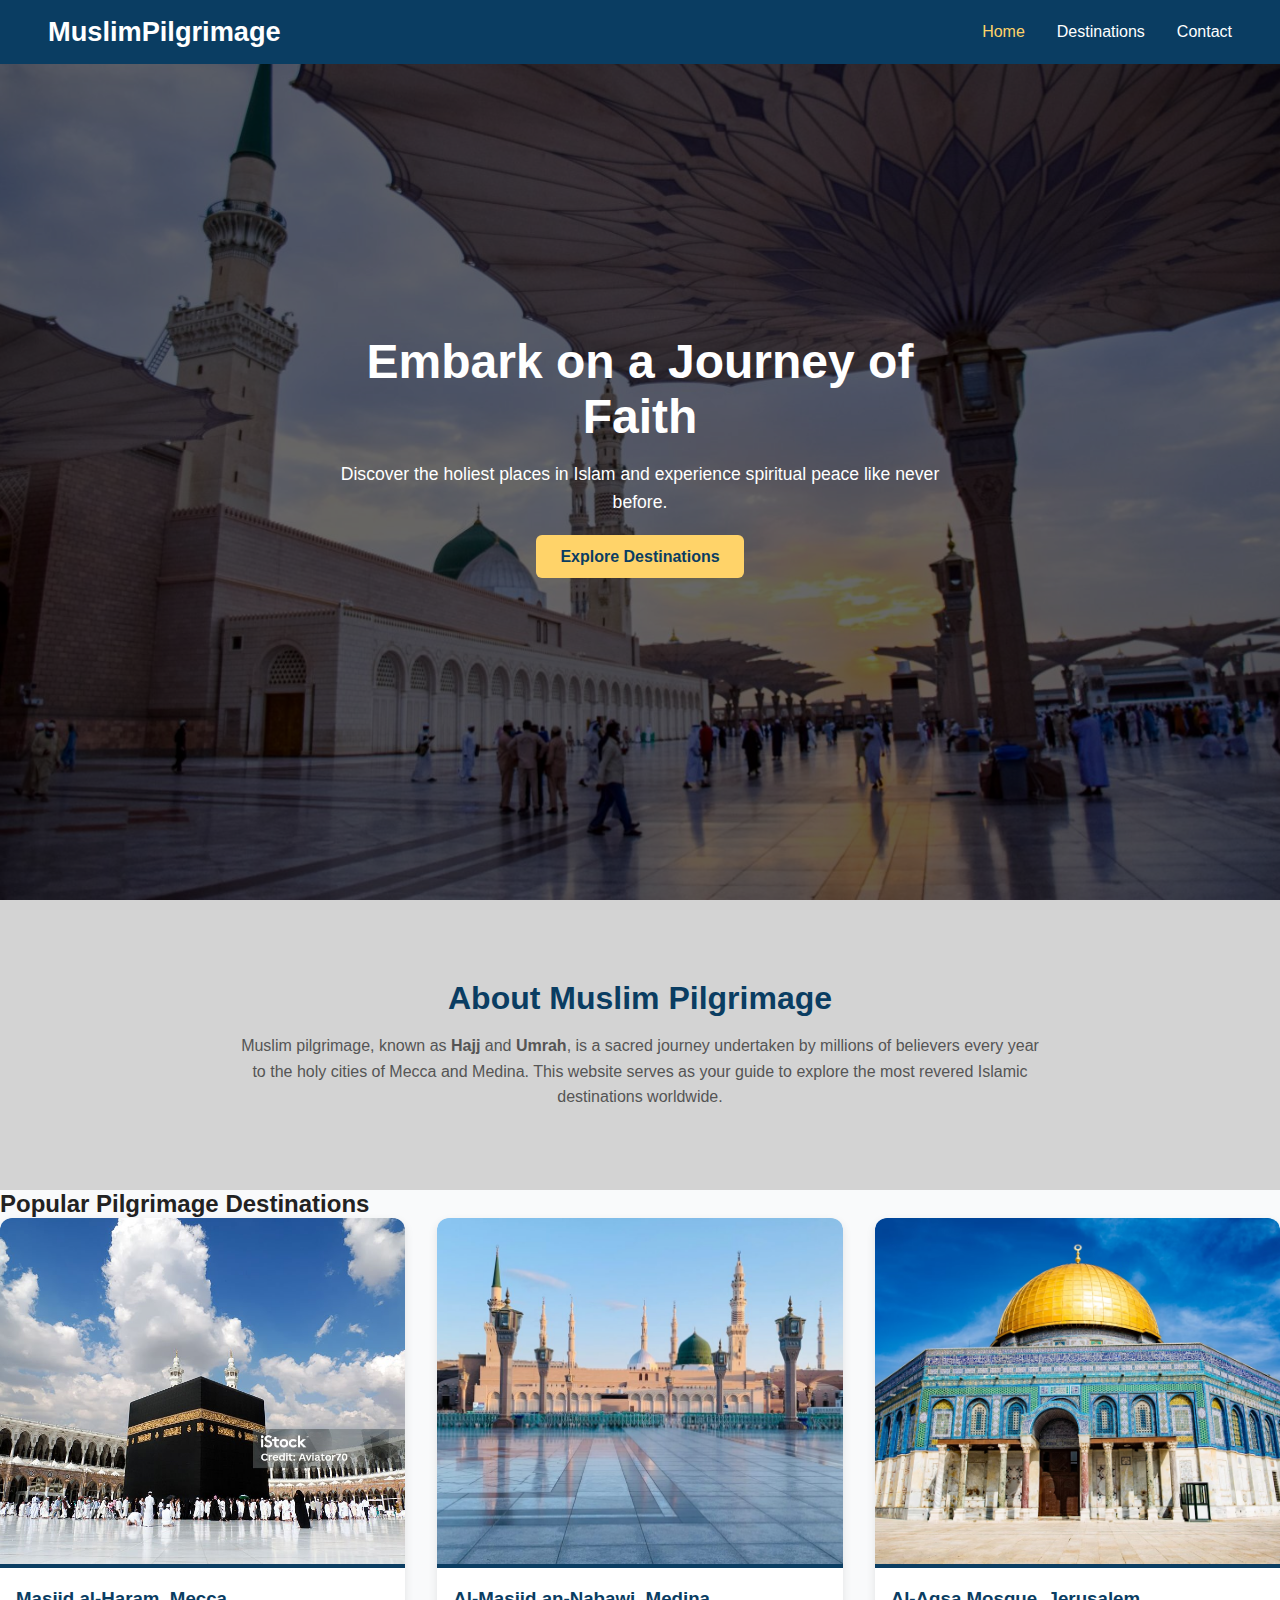
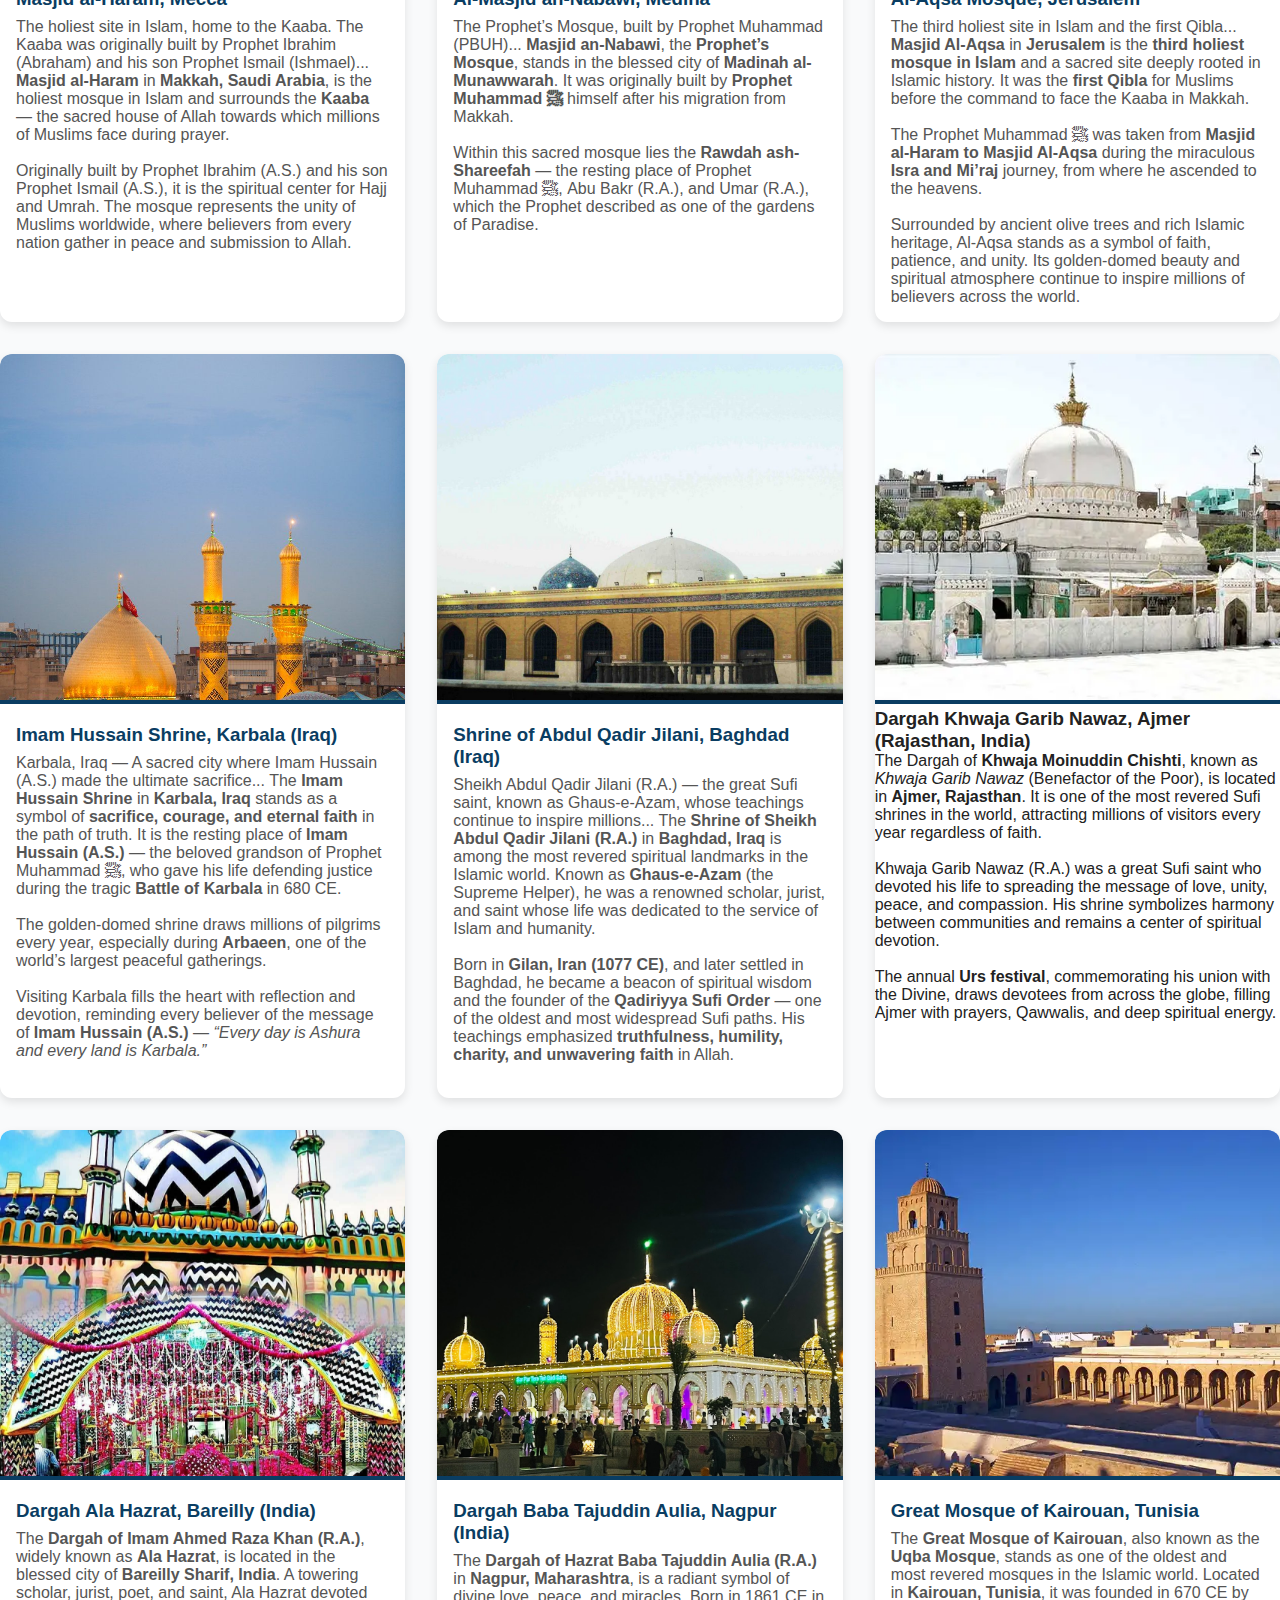
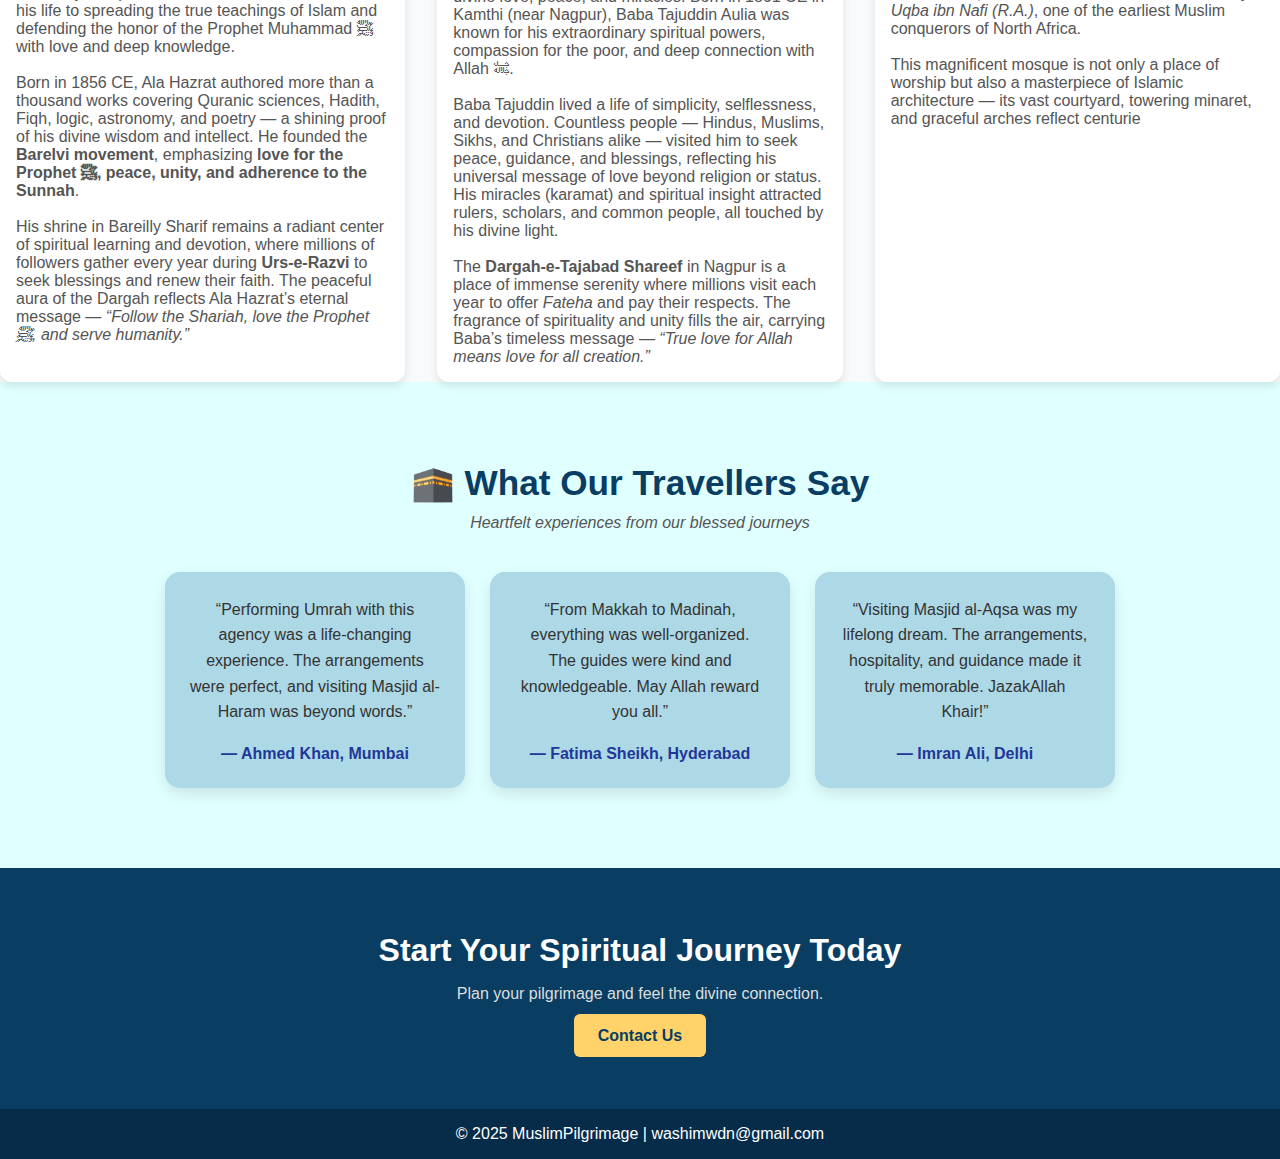
<file: index.html>
<!DOCTYPE html>
<html lang="en">
<head>
  <meta charset="UTF-8" />
  <meta name="viewport" content="width=device-width, initial-scale=1.0" />
  <title>Muslim Pilgrimage | Explore the Sacred Journey</title>
  <link rel="stylesheet" href="index.css" />
</head>
<body>

  <!-- ===== NAVBAR ===== -->
  <header>
    <nav class="navbar">
      <div class="logo">MuslimPilgrimage</div>
      <ul class="nav-links">
        <li><a href="index.html" class="active">Home</a></li>
        <li><a href="destination.html">Destinations</a></li>
        <li><a href="contact.html">Contact</a></li>
      </ul>
    </nav>
  </header>

  <!-- ===== HERO SECTION ===== -->
  <section class="hero">
    <div class="overlay"></div>
    <div class="hero-content">
      <h1>Embark on a Journey of Faith</h1>
      <p>Discover the holiest places in Islam and experience spiritual peace like never before.</p>
      <a href="destination.html" class="btn">Explore Destinations</a>
      

    </div>
  </section>

  <!-- ===== ABOUT SECTION ===== -->
  <section class="about">
    <div class="about-content">
      <h2>About Muslim Pilgrimage</h2>
      <p>
        Muslim pilgrimage, known as <strong>Hajj</strong> and <strong>Umrah</strong>, 
        is a sacred journey undertaken by millions of believers every year to the holy cities of Mecca and Medina. 
        This website serves as your guide to explore the most revered Islamic destinations worldwide.
      </p>
    </div>
  </section>

  <!-- ===== POPULAR DESTINATIONS ===== -->
  
<section class="home-gallery">
  <h2>Popular Pilgrimage Destinations</h2>
  <div class="dest-grid">
    
    <div class="card">
      <img src="images/Masjid al haram.jpg" alt="Masjid-Al-Haram">
      <div class="card-content">
        <h3>Masjid al-Haram, Mecca</h3>
        <p>The holiest site in Islam, home to the Kaaba. The Kaaba was originally built by Prophet Ibrahim (Abraham) and his son Prophet Ismail (Ishmael)...
          <strong>Masjid al-Haram</strong> in <strong>Makkah, Saudi Arabia</strong>, is the holiest mosque in Islam and surrounds the 
      <strong>Kaaba</strong> — the sacred house of Allah towards which millions of Muslims face during prayer.  
      <br><br>
      Originally built by Prophet Ibrahim (A.S.) and his son Prophet Ismail (A.S.), it is the spiritual center for Hajj and Umrah.  
      The mosque represents the unity of Muslims worldwide, where believers from every nation gather in peace and submission to Allah.  
      <br><br>
        </p>
      </div>
    </div>

    <div class="card">
      <img src="images/Masjid-an-Nabawi.jpg" alt="Masjid An-Nabawi">
      <div class="card-content">
        <h3>Al-Masjid an-Nabawi, Medina</h3>
        <p>The Prophet’s Mosque, built by Prophet Muhammad (PBUH)...
          <strong>Masjid an-Nabawi</strong>, the <strong>Prophet’s Mosque</strong>, stands in the blessed city of <strong>Madinah al-Munawwarah</strong>.  
      It was originally built by <strong>Prophet Muhammad ﷺ</strong> himself after his migration from Makkah.  
      <br><br>
      Within this sacred mosque lies the <strong>Rawdah ash-Shareefah</strong> — the resting place of Prophet Muhammad ﷺ, 
      Abu Bakr (R.A.), and Umar (R.A.), which the Prophet described as one of the gardens of Paradise.  
        </p>
      </div>
    </div>

    <div class="card">
      <img src="images/Masjid-Al-Aqsa.avif" alt="Masjid-Al-Aqsa">
      <div class="card-content">
        <h3>Al-Aqsa Mosque, Jerusalem</h3>
        <p>The third holiest site in Islam and the first Qibla...
          <strong>Masjid Al-Aqsa</strong> in <strong>Jerusalem</strong> is the <strong>third holiest mosque in Islam</strong> 
      and a sacred site deeply rooted in Islamic history.  
      It was the <strong>first Qibla</strong> for Muslims before the command to face the Kaaba in Makkah.  
      <br><br>
      The Prophet Muhammad ﷺ was taken from <strong>Masjid al-Haram to Masjid Al-Aqsa</strong> during the miraculous 
      <strong>Isra and Mi’raj</strong> journey, from where he ascended to the heavens.  
      <br><br>
      Surrounded by ancient olive trees and rich Islamic heritage, Al-Aqsa stands as a symbol of faith, patience, and unity.  
      Its golden-domed beauty and spiritual atmosphere continue to inspire millions of believers across the world.  
        </p>
      </div>
    </div>

    <div class="card">
      <img src="images/karbala.jpg" alt="Imam Hussain Shrine, Karbala (Iraq)">
      <div class="card-content">
        <h3>Imam Hussain Shrine, Karbala (Iraq)</h3>
        <p>Karbala, Iraq — A sacred city where Imam Hussain (A.S.) made the ultimate sacrifice...
          The <strong>Imam Hussain Shrine</strong> in <strong>Karbala, Iraq</strong> stands as a symbol of 
      <strong>sacrifice, courage, and eternal faith</strong> in the path of truth.  
      It is the resting place of <strong>Imam Hussain (A.S.)</strong> — the beloved grandson of Prophet Muhammad ﷺ, 
      who gave his life defending justice during the tragic <strong>Battle of Karbala</strong> in 680 CE.  
      <br><br>
      The golden-domed shrine draws millions of pilgrims every year, especially during <strong>Arbaeen</strong>, 
      one of the world’s largest peaceful gatherings.  
      <br><br>
      Visiting Karbala fills the heart with reflection and devotion, reminding every believer of the message of 
      <strong>Imam Hussain (A.S.)</strong> —  
      <em>“Every day is Ashura and every land is Karbala.”</em>
        </p>
      </div>
    </div>

    <div class="card">
      <img src="images/sheikh-abdul-qadir-jilani.jpg" alt="Shrine of Abdul Qadir Jilani, Baghdad (Iraq)">
      <div class="card-content">
        <h3>Shrine of Abdul Qadir Jilani, Baghdad (Iraq)</h3>
        <p>Sheikh Abdul Qadir Jilani (R.A.) — the great Sufi saint, known as Ghaus-e-Azam, whose teachings continue to inspire millions...
          The <strong>Shrine of Sheikh Abdul Qadir Jilani (R.A.)</strong> in <strong>Baghdad, Iraq</strong> is among the most revered 
      spiritual landmarks in the Islamic world.  
      Known as <strong>Ghaus-e-Azam</strong> (the Supreme Helper), he was a renowned scholar, jurist, and saint whose life was 
      dedicated to the service of Islam and humanity.  
      <br><br>
      Born in <strong>Gilan, Iran (1077 CE)</strong>, and later settled in Baghdad, he became a beacon of spiritual wisdom and 
      the founder of the <strong>Qadiriyya Sufi Order</strong> — one of the oldest and most widespread Sufi paths.  
      His teachings emphasized <strong>truthfulness, humility, charity, and unwavering faith</strong> in Allah.  
      <br><br>
      
        </p>
      </div>
    </div>

    <div class="card">
      <img src="images/Ajmer-Sharif.webp" alt="Dargah Khwaja Garib Nawaz, Ajmer (Rajasthan, India)">
      <h3>Dargah Khwaja Garib Nawaz, Ajmer (Rajasthan, India)</h3>
      <p>The Dargah of <strong>Khwaja Moinuddin Chishti</strong>, known as <em>Khwaja Garib Nawaz</em> (Benefactor of the Poor),
      is located in <strong>Ajmer, Rajasthan</strong>. It is one of the most revered Sufi shrines in the world, attracting millions
      of visitors every year regardless of faith.
    <br><br>
      Khwaja Garib Nawaz (R.A.) was a great Sufi saint who devoted his life to spreading the message of love, unity,
      peace, and compassion. His shrine symbolizes harmony between communities and remains a center of spiritual devotion.
      <br><br>
      The annual <strong>Urs festival</strong>, commemorating his union with the Divine, draws devotees from across the globe,
      filling Ajmer with prayers, Qawwalis, and deep spiritual energy.</p>
    </div>
    <div class="card">
  <img src="images/Ala Hazrat.jpg" alt="Dargah Ala Hazrat, Bareilly, India">
  <div class="card-content">
    <h3>Dargah Ala Hazrat, Bareilly (India)</h3>
    <p>
      The <strong>Dargah of Imam Ahmed Raza Khan (R.A.)</strong>, widely known as <strong>Ala Hazrat</strong>, 
      is located in the blessed city of <strong>Bareilly Sharif, India</strong>.  
      A towering scholar, jurist, poet, and saint, Ala Hazrat devoted his life to spreading the true teachings of Islam 
      and defending the honor of the Prophet Muhammad ﷺ with love and deep knowledge.  
      <br><br>
      Born in 1856 CE, Ala Hazrat authored more than a thousand works covering Quranic sciences, Hadith, Fiqh, logic, 
      astronomy, and poetry — a shining proof of his divine wisdom and intellect.  
      He founded the <strong>Barelvi movement</strong>, emphasizing <strong>love for the Prophet ﷺ, peace, unity, and adherence 
      to the Sunnah</strong>.  
      <br><br>
      His shrine in Bareilly Sharif remains a radiant center of spiritual learning and devotion, where millions of followers 
      gather every year during <strong>Urs-e-Razvi</strong> to seek blessings and renew their faith.  
      The peaceful aura of the Dargah reflects Ala Hazrat’s eternal message — 
      <em>“Follow the Shariah, love the Prophet ﷺ, and serve humanity.”</em>
    </p>
  </div>
  
</div>
<div class="card">
  <img src="images/hazrat-baba-tajuddin.jpg" alt="Dargah Baba Tajuddin Aulia, Nagpur, India">
  <div class="card-content">
    <h3>Dargah Baba Tajuddin Aulia, Nagpur (India)</h3>
    <p>
      The <strong>Dargah of Hazrat Baba Tajuddin Aulia (R.A.)</strong> in <strong>Nagpur, Maharashtra</strong>, 
      is a radiant symbol of divine love, peace, and miracles.  
      Born in 1861 CE in Kamthi (near Nagpur), Baba Tajuddin Aulia was known for his extraordinary spiritual powers, 
      compassion for the poor, and deep connection with Allah ﷻ.  
      <br><br>
      Baba Tajuddin lived a life of simplicity, selflessness, and devotion. Countless people — Hindus, Muslims, Sikhs, and Christians alike — 
      visited him to seek peace, guidance, and blessings, reflecting his universal message of love beyond religion or status.  
      His miracles (karamat) and spiritual insight attracted rulers, scholars, and common people, all touched by his divine light.  
      <br><br>
      The <strong>Dargah-e-Tajabad Shareef</strong> in Nagpur is a place of immense serenity where millions visit each year 
      to offer <em>Fateha</em> and pay their respects.  
      The fragrance of spirituality and unity fills the air, carrying Baba’s timeless message —  
      <em>“True love for Allah means love for all creation.”</em>
    </p>
  </div>
</div>
<div class="card">
  <img src="images/mosque.webp" alt="Great Mosque of Kairouan, Tunisia">
  <div class="card-content">
    <h3>Great Mosque of Kairouan, Tunisia</h3>
    <p>
      The <strong>Great Mosque of Kairouan</strong>, also known as the <strong>Uqba Mosque</strong>, 
      stands as one of the oldest and most revered mosques in the Islamic world. 
      Located in <strong>Kairouan, Tunisia</strong>, it was founded in 670 CE by 
      <em>Uqba ibn Nafi (R.A.)</em>, one of the earliest Muslim conquerors of North Africa.  
      <br><br>
      This magnificent mosque is not only a place of worship but also a masterpiece of Islamic architecture — 
      its vast courtyard, towering minaret, and graceful arches reflect centurie



  
  
</section>

  
  <!-- ==========================
     Traveller Testimonials Section
=========================== -->
<section class="testimonials" id="testimonials">
  <h2>🕋 What Our Travellers Say</h2>
  <p class="sub-text">Heartfelt experiences from our blessed journeys</p>

  <div class="testimonial-container">
    <div class="testimonial-card">
      <p class="testimonial-text">
        “Performing Umrah with this agency was a life-changing experience. The arrangements were
        perfect, and visiting Masjid al-Haram was beyond words.”
      </p>
      <h4>— Ahmed Khan, Mumbai</h4>
    </div>

    <div class="testimonial-card">
      <p class="testimonial-text">
        “From Makkah to Madinah, everything was well-organized. The guides were kind and
        knowledgeable. May Allah reward you all.”
      </p>
      <h4>— Fatima Sheikh, Hyderabad</h4>
    </div>

    <div class="testimonial-card">
      <p class="testimonial-text">
        “Visiting Masjid al-Aqsa was my lifelong dream. The arrangements, hospitality, and guidance
        made it truly memorable. JazakAllah Khair!”
      </p>
      <h4>— Imran Ali, Delhi</h4>
    </div>
  </div>
</section>


  <!-- ===== CALL TO ACTION ===== -->
  <section class="cta">
    <h2>Start Your Spiritual Journey Today</h2>
    <p>Plan your pilgrimage and feel the divine connection.</p>
    <a href="contact.html" class="btn">Contact Us</a>
  </section>

  <!-- ===== FOOTER ===== -->
  <footer>
    <p>© 2025 MuslimPilgrimage | washimwdn@gmail.com</p>
  </footer>

  <script src="index.js"></script>
</body>
</html>
</file>
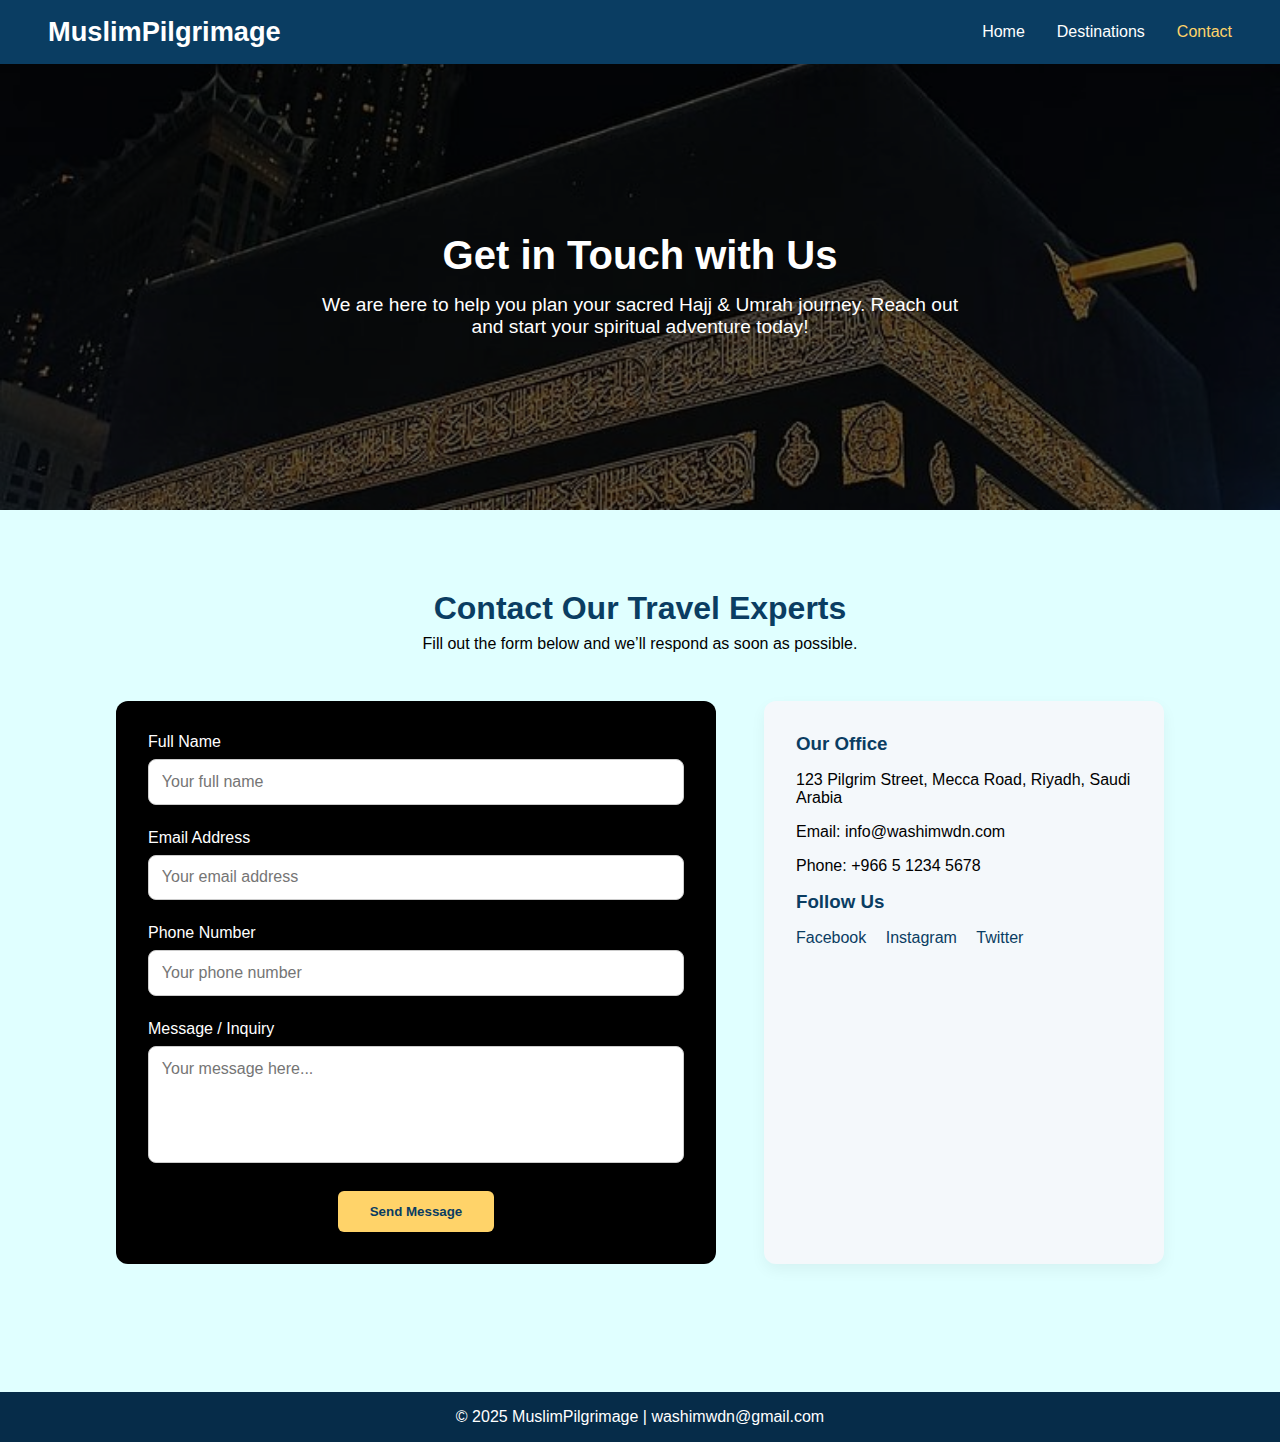
<file: contact.html>
<!DOCTYPE html>
<html lang="en">
<head>
  <meta charset="UTF-8" />
  <meta name="viewport" content="width=device-width, initial-scale=1.0" />
  <title>Contact Us | Muslim Pilgrimage</title>
  <link rel="stylesheet" href="contact.css" />
</head>
<body>

  <!-- ===== NAVBAR ===== -->
  <header>
    <nav class="navbar">
      <div class="logo">MuslimPilgrimage</div>
      <ul class="nav-links">
        <li><a href="index.html">Home</a></li>
        <li><a href="destination.html">Destinations</a></li>
        <li><a href="contact.html" class="active">Contact</a></li>
      </ul>
    </nav>
  </header>

  <!-- ===== CONTACT HERO ===== -->
  <section class="contact-hero">
    <div class="overlay"></div>
    <div class="contact-hero-content">
      <h1>Get in Touch with Us</h1>
      <p>We are here to help you plan your sacred Hajj & Umrah journey. Reach out and start your spiritual adventure today!</p>
    </div>
  </section>

  <!-- ===== CONTACT FORM SECTION ===== -->
  <section class="contact-section">
    <h2>Contact Our Travel Experts</h2>
    <p class="sub-text">Fill out the form below and we’ll respond as soon as possible.</p>

    <div class="contact-container">
      <!-- Contact Form -->
      <form class="contact-form">
        <div class="form-group">
          <label for="name">Full Name</label>
          <input type="text" id="name" name="name" placeholder="Your full name" required>
        </div>

        <div class="form-group">
          <label for="email">Email Address</label>
          <input type="email" id="email" name="email" placeholder="Your email address" required>
        </div>

        <div class="form-group">
          <label for="phone">Phone Number</label>
          <input type="tel" id="phone" name="phone" placeholder="Your phone number" required>
        </div>

        <div class="form-group">
          <label for="message">Message / Inquiry</label>
          <textarea id="message" name="message" rows="5" placeholder="Your message here..." required></textarea>
        </div>

        <button type="submit" class="btn-submit">Send Message</button>
      </form>

      <!-- Contact Info Box -->
      <div class="contact-info">
        <h3>Our Office</h3>
        <p>123 Pilgrim Street, Mecca Road, Riyadh, Saudi Arabia</p>
        <p>Email: info@washimwdn.com</p>
        <p>Phone: +966 5 1234 5678</p>

        <h3>Follow Us</h3>
        <div class="social-links">
          <a href="#" target="_blank">Facebook</a>
          <a href="#" target="_blank">Instagram</a>
          <a href="#" target="_blank">Twitter</a>
        </div>
      </div>
    </div>
  </section>

  <!-- ===== FOOTER ===== -->
  <footer>
    <p>© 2025 MuslimPilgrimage | washimwdn@gmail.com</p>
  </footer>

</body>
</html>
</file>
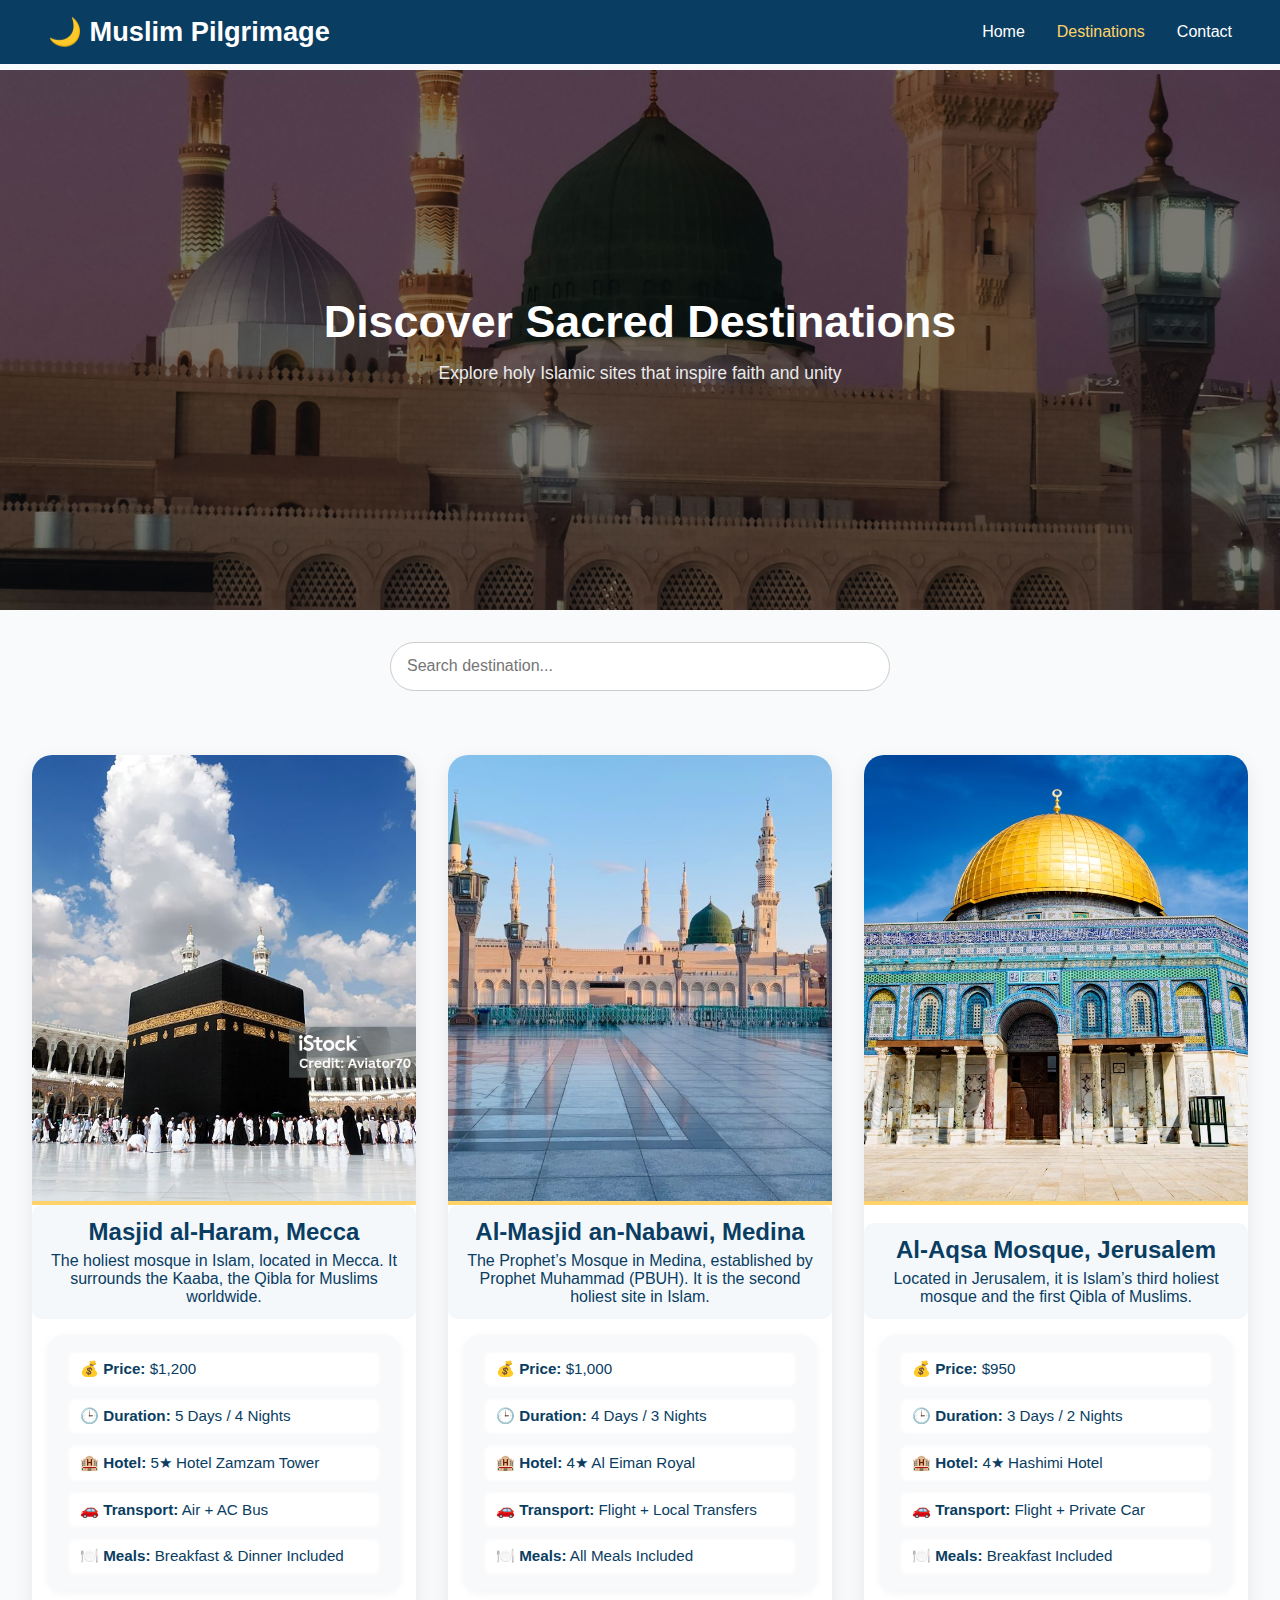
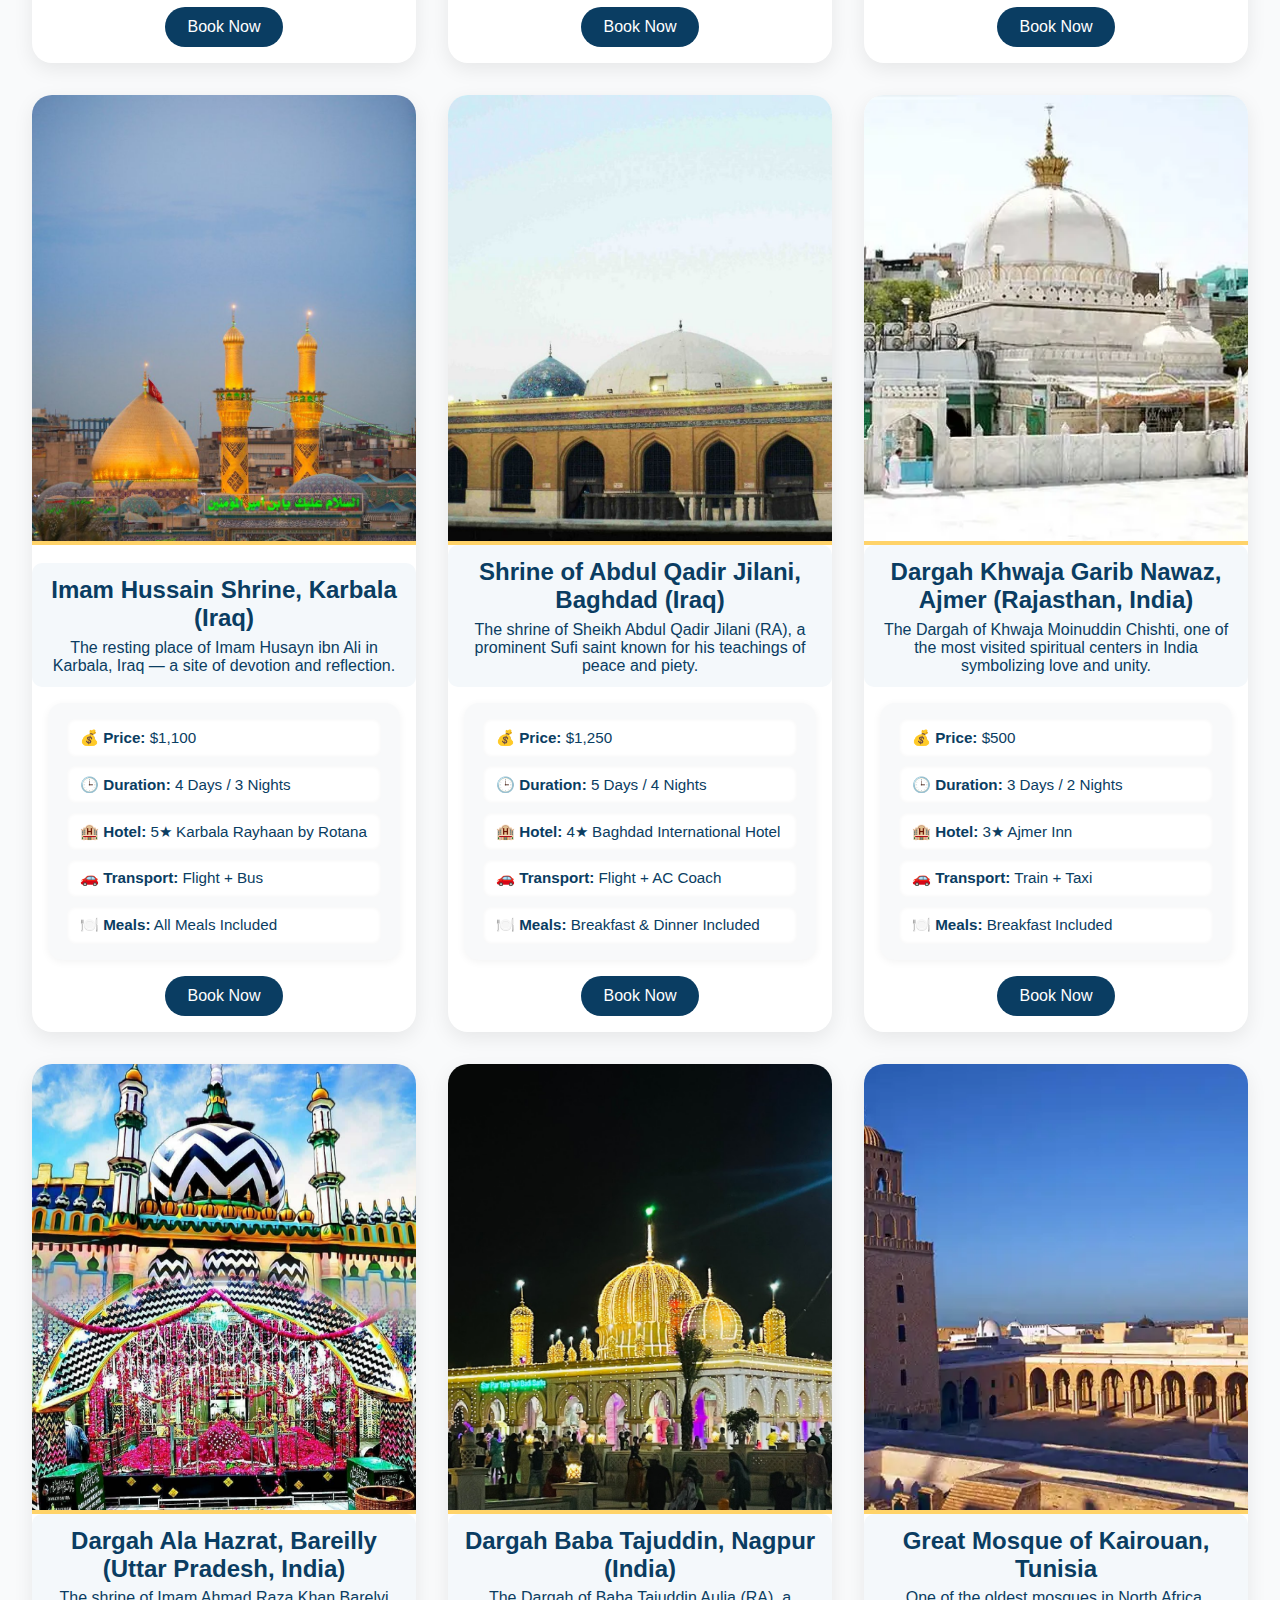
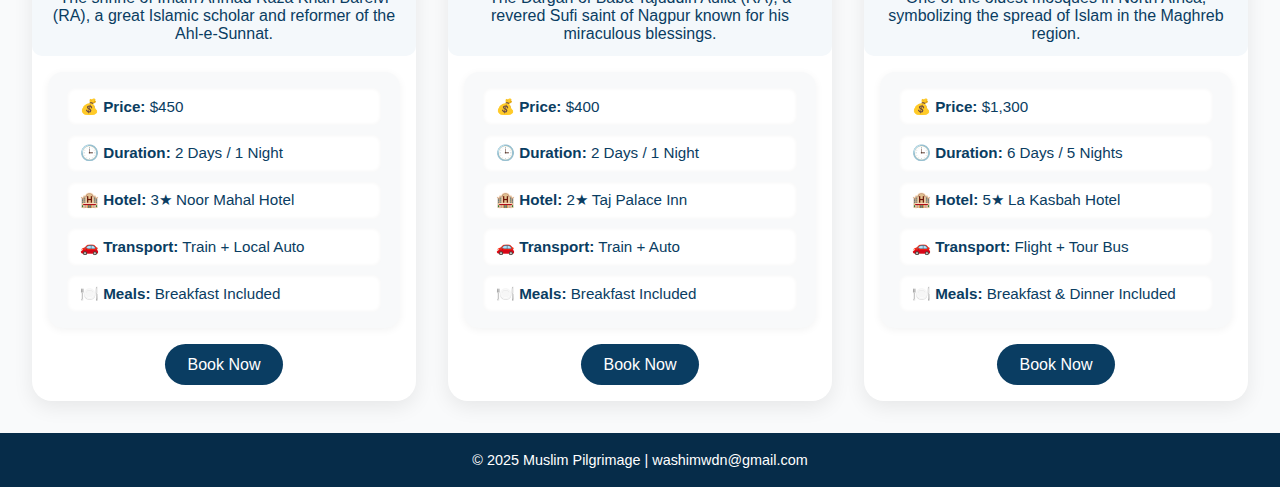
<file: destination.html>
<!DOCTYPE html>
<html lang="en">
<head>
  <meta charset="UTF-8" />
  <meta name="viewport" content="width=device-width, initial-scale=1.0" />
  <title>Pilgrimage Destinations</title>
  <link rel="stylesheet" href="destination.css" />
</head>
<body>
  <!-- Header -->
  <header>
    <nav class="navbar">
      <div class="logo">🌙 Muslim Pilgrimage</div>
      <ul class="nav-links">
        <li><a href="index.html">Home</a></li>
        <li><a href="destination.html" class="active">Destinations</a></li>
        <li><a href="contact.html">Contact</a></li>
      </ul>
    </nav>
    <div class="header-content">
      <h1>Discover Sacred Destinations</h1>
      <p>Explore holy Islamic sites that inspire faith and unity</p>
    </div>
  </header>

  <!-- Search Section -->
  <section class="search-section">
    <input type="text" id="searchInput" placeholder="Search destination..." />
  </section>

  <!-- Destinations Grid -->
  <section id="placesContainer" class="places-container"></section>

  <!-- Footer -->
  <footer>
    <p>&copy; 2025 Muslim Pilgrimage | washimwdn@gmail.com</p>
  </footer>

  <script src="destination.js"></script>
</body>
</html>
</file>
<file: index.css>
/* ===== GLOBAL ===== */
* {
  margin: 0;
  padding: 0;
  box-sizing: border-box;
  font-family: 'Poppins', sans-serif;
}

body {
  color: #222;
  background-color: #f9fafb;
}

/* ===== NAVBAR ===== */
.navbar {
  display: flex;
  justify-content: space-between;
  align-items: center;
  padding: 1rem 3rem;
  background: #0a3d62;
  position: fixed;
  top: 0;
  width: 100%;
  z-index: 100;
}

.logo {
  color: #fff;
  font-size: 1.7rem;
  font-weight: 600;
}

.nav-links {
  display: flex;
  gap: 2rem;
  list-style: none;
}

.nav-links a {
  color: #fff;
  text-decoration: none;
  font-weight: 500;
  transition: 0.3s;
}

.nav-links a:hover,
.nav-links a.active {
  color: #ffd369;
}

/* ===== HERO ===== */
.hero {
  background: url('images/home\ image.jpg') center/cover no-repeat;
  height: 100vh;
  display: flex;
  justify-content: center;
  align-items: center;
  color: #fff;
  position: relative;
}

.overlay {
  position: absolute;
  top: 0; left: 0;
  width: 100%; height: 100%;
  background: rgba(0, 0, 0, 0.6);
}

.hero-content {
  text-align: center;
  z-index: 1;
  max-width: 700px;
  padding: 2rem;
}

.hero-content h1 {
  font-size: 3rem;
  margin-bottom: 1rem;
  font-weight: 700;
}

.hero-content p {
  font-size: 1.1rem;
  margin-bottom: 2rem;
  line-height: 1.6;
}

.btn {
  background: #ffd369;
  color: #0a3d62;
  padding: 0.8rem 1.5rem;
  border-radius: 6px;
  text-decoration: none;
  font-weight: 600;
  transition: 0.3s;
}

.btn:hover {
  background: #ffc107;
}

/* ===== ABOUT ===== */
.about {
  padding: 5rem 3rem;
  text-align: center;
  background: lightgrey;
}

.about h2 {
  color: #0a3d62;
  font-size: 2rem;
  margin-bottom: 1rem;
}

.about p {
  color: #555;
  max-width: 800px;
  margin: 0 auto;
  line-height: 1.6;
}

/* ===== DESTINATIONS ===== */
.destinations {
  background: #f2f5f8;
  padding: 5rem 3rem;
  text-align: center;
}

.destinations h2 {
  color: #0a3d62;
  margin-bottom: 2rem;
}

.dest-grid {
  display: grid;
  grid-template-columns: repeat(3, 1fr); /* ✅ 3 per row */
  gap: 2rem;
  justify-items: center;
}

.card {
  background: #fff;
  border-radius: 12px;
  box-shadow: 0 4px 10px rgba(0, 0, 0, 0.1);
  overflow: hidden;
  transition: transform 0.3s;
}

.card:hover {
  transform: translateY(-8px);
}

.card img {
  width: 100%;
  height: 350px; /* increased from 200px */
  object-fit: cover;
  border-bottom: 4px solid #0a3d62; /* optional: adds a nice visual separation */
  border-radius: 10px 10px 0 0; /* smooth top corners */
}


.card-content {
  padding: 1rem;
}

.card-content h3 {
  color: #0a3d62;
  margin-bottom: 0.5rem;
}

.card-content p {
  color: #555;
}

/* ===== CTA ===== */
.cta {
  text-align: center;
  background: #0a3d62;
  color: #fff;
  padding: 4rem 2rem;
}

.cta h2 {
  font-size: 2rem;
  margin-bottom: 1rem;
}

.cta p {
  margin-bottom: 1.5rem;
  color: #ddd;
}

/* ===== FOOTER ===== */
footer {
  background: #062c49;
  color: #fff;
  text-align: center;
  padding: 1rem;
}

/* ==========================
   Traveller Testimonials Section
=========================== */

.testimonials {
  background: lightcyan; 
  padding: 80px 20px;
  text-align: center;
}

.testimonials h2 {
  font-size: 2.2rem;
  color: #0a3d62;
  margin-bottom: 10px;
}

.sub-text {
  font-size: 1rem;
  color: #555;
  margin-bottom: 40px;
  font-style: italic;
}

.testimonial-container {
  display: flex;
  justify-content: center;
  flex-wrap: wrap;
  gap: 25px;
  max-width: 1100px;
  margin: 0 auto;
}

.testimonial-card {
  background: lightblue;
  border-radius: 15px;
  box-shadow: 0 6px 15px rgba(0, 0, 0, 0.1);
  width: 300px;
  padding: 25px;
  transition: transform 0.3s ease, box-shadow 0.3s ease;
}

.testimonial-card:hover {
  transform: translateY(-8px);
  box-shadow: 0 10px 20px rgba(0, 0, 0, 0.15);
}

.testimonial-text {
  font-size: 1rem;
  color: #333;
  margin-bottom: 20px;
  line-height: 1.6;
  font-family: "Poppins", sans-serif;
}

.testimonial-card h4 {
  color: #1e3799;
  font-weight: 600;
  font-size: 1rem;
}

/* =========================================
   ✅ RESPONSIVE DESIGN (PHONES & TABLETS)
========================================= */

/* ----- For Tablets (max-width: 1024px) ----- */
@media (max-width: 1024px) {

  .navbar {
    padding: 1rem 2rem;
  }

  .hero-content h1 {
    font-size: 2.3rem;
  }

  .dest-grid {
    grid-template-columns: repeat(2, 1fr); /* 2 cards per row */
  }

  .contact-container {
    flex-direction: column;
    align-items: center;
  }
}

/* ----- For Mobile Phones (max-width: 768px) ----- */
@media (max-width: 768px) {

  .navbar {
    flex-direction: column;
    padding: 1rem;
  }

  .nav-links {
    flex-wrap: wrap;
    gap: 1rem;
    justify-content: center;
  }

  .hero {
    height: 70vh;
  }

  .hero-content h1 {
    font-size: 1.8rem;
  }

  .hero-content p {
    font-size: 1rem;
  }

  .about {
    padding: 3rem 1.5rem;
  }

  .dest-grid {
    grid-template-columns: 1fr; /* 1 card per row */
  }

  .card img {
    height: 250px;
  }

  .testimonial-container {
    flex-direction: column;
    align-items: center;
  }

  .testimonial-card {
    width: 90%;
  }

  .contact-section {
    padding: 3rem 1rem;
  }

  .contact-form, .contact-info {
    width: 100%;
    max-width: 100%;
  }
}

/* ----- For Very Small Phones (max-width: 480px) ----- */
@media (max-width: 480px) {
  .hero-content h1 {
    font-size: 1.5rem;
  }

  .hero-content p {
    font-size: 0.9rem;
  }

  .btn {
    padding: 0.6rem 1rem;
    font-size: 0.9rem;
  }

  .contact-hero-content h1 {
    font-size: 1.8rem;
  }

  .contact-hero-content p {
    font-size: 1rem;
  }

  footer {
    font-size: 0.9rem;
  }
}
</file>
<file: contact.css>
/* ===== GLOBAL ===== */
* {
  margin: 0;
  padding: 0;
  box-sizing: border-box;
  font-family: 'Poppins', sans-serif;
}

body {
  color: #222;
  background-color: lightcyan;
}


/* ===== NAVBAR ===== */
.navbar {
  display: flex;
  justify-content: space-between;
  align-items: center;
  padding: 1rem 3rem;
  background: #0a3d62;
  position: fixed;
  top: 0;
  width: 100%;
  z-index: 100;
}

.logo {
  color: #fff;
  font-size: 1.7rem;
  font-weight: 600;
}

.nav-links {
  display: flex;
  gap: 2rem;
  list-style: none;
}

.nav-links a {
  color: #fff;
  text-decoration: none;
  font-weight: 500;
  transition: 0.3s;
}

.nav-links a:hover,
.nav-links a.active {
  color: #ffd369;
}

/* ===== HERO ===== */
.contact-hero {
  background: url('images/contact\ page.jpg') center/cover no-repeat;
  height: 50vh;
  display: flex;
  justify-content: center;
  align-items: center;
  color: white;
  position: relative;
  margin-top: 60px;
}

.contact-hero .overlay {
  position: absolute;
  top: 0; left: 0;
  width: 100%; height: 100%;
  background: rgba(0,0,0,0.6);
}

.contact-hero-content {
  text-align: center;
  z-index: 1;
  max-width: 700px;
  padding: 2rem;
}

.contact-hero-content h1 {
  font-size: 2.5rem;
  margin-bottom: 1rem;
}

.contact-hero-content p {
  font-size: 1.2rem;
}

/* ===== CONTACT FORM SECTION ===== */
.contact-section {
  padding: 5rem 3rem;
  max-width: 1200px;
  margin: 0 auto;
  text-align: center;
  
}
.contact-hero h2, 
.contact-header h2 {
  color: darkblue; /* golden yellow, matches your theme */
  font-size: 1.5rem;
  text-align: center;
  margin-bottom: 1.5rem;
}


.contact-section h2 {
  font-size: 2rem;
  color: #0a3d62;
  margin-bottom: 0.5rem;
}

.contact-section .sub-text {
  color: black;
  margin-bottom: 3rem;
}

.contact-container {
  display: flex;
  gap: 3rem;
  justify-content: center;
  flex-wrap: wrap;
}

/* ===== FORM STYLING ===== */
.contact-form {
  flex: 1;
  min-width: 300px;
  max-width: 600px;
  background: black;
  padding: 2rem;
  border-radius: 12px;
  box-shadow: white;
}

.contact-form .form-group {
  margin-bottom: 1.5rem;
  text-align: left;
}

.contact-form label {
  display: block;
  margin-bottom: 0.5rem;
  font-weight: 500;
  color:white;
}

.contact-form input,
.contact-form textarea {
  width: 100%;
  padding: 0.8rem;
  border: 1px solid #ccc;
  border-radius: 8px;
  font-size: 1rem;
}



.contact-form textarea {
  resize: none;
}

.btn-submit {
  display: inline-block;
  background: #ffd369;
  color: #0a3d62;
  padding: 0.8rem 2rem;
  border-radius: 6px;
  font-weight: 600;
  cursor: pointer;
  transition: 0.3s;
  border: none;
}

.btn-submit:hover {
  background: #ffc107;
}

/* ===== CONTACT INFO ===== */
.contact-info {
  flex: 1;
  min-width: 250px;
  max-width: 400px;
  background: #f4f8fb;
  padding: 2rem;
  border-radius: 12px;
  text-align: left;
  box-shadow: 0 6px 15px rgba(0,0,0,0.05);
}

.contact-info h3 {
  margin-bottom: 1rem;
  color: #0a3d62;
}

.contact-info p {
  margin-bottom: 1rem;
  color: black;
}

.contact-info .social-links a {
  margin-right: 15px;
  text-decoration: none;
  color: #0a3d62;
  font-weight: 500;
  transition: 0.3s;
}

.contact-info .social-links a:hover {
  color: #ffd369;
}

/* ===== FOOTER ===== */
footer {
  background: #062c49;
  color: #fff;
  text-align: center;
  padding: 1rem;
  margin-top: 3rem;
}

/* ===== RESPONSIVE ===== */
@media(max-width: 900px) {
  .contact-container {
    flex-direction: column;
    align-items: center;
  }
}
</file>
<file: destination.css>
/* ===== GLOBAL ===== */
* {
  margin: 0;
  padding: 0;
  box-sizing: border-box;
  font-family: 'Poppins', sans-serif;
}

body {
  background-color: #f9fafb;
  color: #222;
  overflow-x: hidden;
}

/* ===== NAVBAR ===== */
.navbar {
  display: flex;
  justify-content: space-between;
  align-items: center;
  padding: 1rem 3rem;
  background: #0a3d62;
  position: fixed;
  top: 0;
  width: 100%;
  z-index: 100;
}

.logo {
  color: #fff;
  font-size: 1.7rem;
  font-weight: 600;
}

.nav-links {
  display: flex;
  gap: 2rem;
  list-style: none;
}

.nav-links a {
  color: #fff;
  text-decoration: none;
  font-weight: 500;
  transition: 0.3s;
}

.nav-links a:hover,
.nav-links a.active {
  color: #ffd369;
}

/* ===== HEADER ===== */
header {
  background: url('images/destination.jpg') center/cover no-repeat;
  height: 60vh;
  display: flex;
  flex-direction: column;
  justify-content: center;
  align-items: center;
  text-align: center;
  position: relative;
  margin-top: 70px;
}



header::after {
  content: "";
  position: absolute;
  top: 0; left: 0;
  width: 100%; height: 100%;
  background: rgba(0,0,0,0.5);
}

.header-content {
  z-index: 1;
  color: white;
  max-width: 700px;
  padding: 1rem;
}

.header-content h1 {
  font-size: 2.8rem;
  margin-bottom: 1rem;
  font-weight: 600;
}

.header-content p {
  font-size: 1.1rem;
  color: #eaeaea;
}

/* ===== SEARCH SECTION ===== */
.search-section {
  margin: 2rem auto;
  text-align: center;
}

.search-section input {
  width: 80%;
  max-width: 500px;
  padding: 0.9rem 1rem;
  border-radius: 50px; /* gola corners */
  border: 1px solid #ccc;
  font-size: 1rem;
  outline: none;
  transition: 0.3s;
}

.search-section input:focus {
  border-color: #0a3d62;
  box-shadow: 0 0 8px rgba(10, 61, 98, 0.3);
}

/* ===== PLACES CONTAINER ===== */
.places-container {
  display: grid;
  grid-template-columns: repeat(auto-fit, minmax(350px, 1fr)); /* 🔥 wider cards */
  gap: 2rem;
  padding: 2rem;
}


/* ===== CARD STYLE ===== */
.place-card {
  background: #fff;
  border-radius: 20px; /* smooth corners */
  box-shadow: 0 6px 20px rgba(0, 0, 0, 0.08);
  overflow: hidden;
  transition: transform 0.3s ease, box-shadow 0.3s ease;
  display: flex;
  flex-direction: column;
  height: 100%;
}

.place-card:hover {
  transform: translateY(-8px);
  box-shadow: 0 10px 25px rgba(0, 0, 0, 0.15);
}

.place-card img {
  width: 100%;
  height: 450px; /* ✅ increased image height */
  object-fit: cover;
  border-bottom: 4px solid #ffd369;
}

/* ✅ Keep text section structured vertically */
.place-card-content {
  flex: 1;
  display: flex;
  flex-direction: column;
  justify-content: space-between;
  padding: 1rem 1.2rem;
}

/* Title */
.place-card-content h3 {
  font-size: 1.3rem;
  color: #0a3d62;
  margin-bottom: 0.5rem;
  text-align: center;
}

/* Description */
.place-card-content p {
  color: #555;
  font-size: 0.95rem;
  line-height: 1.5;
  text-align: justify;
  margin-bottom: 1rem;
}

/* ✅ Price & Duration neatly aligned in column */
.place-info {
  display: flex;
  flex-direction: column;
  gap: 0.4rem;
  background: #f4f8fb;
  border-radius: 10px;
  padding: 0.8rem 1rem;
  text-align: center;
  font-weight: 500;
  color: #0a3d62;
  margin-top: auto;
}

.place-info span {
  font-size: 0.95rem;
}

/* ===== PLACE DETAILS IN COLUMN ===== */
.place-details {
  display: flex;
  flex-direction: column; /* makes items go in column */
  align-items: flex-start;
  gap: 0.6rem;
  background: #f9fafb;
  border-radius: 12px;
  padding: 1rem;
  margin: 0 1rem 1.5rem;
  box-shadow: inset 0 0 5px rgba(0,0,0,0.05);
}

.place-details span {
  display: block;
  background: #0a3d62;
  color: #fff;
  font-size: 0.95rem;
  font-weight: 500;
  padding: 0.5rem 0.8rem;
  border-radius: 10px;
  width: 100%; /* full width for each badge */
  text-align: center;
}

.place-details span:nth-child(2) {
  background: #ffd369; /* gold for price */
  color: #222;
}

.place-details span:nth-child(3) {
  background: #1e90ff; /* blue for location */
  color: #fff;
}

/* ===== INFO LIST (Price, Duration, Hotel, etc.) ===== */
.info-list {
  list-style: none;
  padding: 1rem 1.2rem;
  background: #f8f9fa;
  border-radius: 15px;
  box-shadow: 0 2px 8px rgba(0,0,0,0.05);
  margin: 1rem;
  display: flex;
  flex-direction: column;
  gap: 0.6rem;
}

.info-list li {
  font-size: 0.95rem;
  color: #0a3d62;
  background: #fff;
  border-radius: 8px;
  padding: 0.6rem 0.8rem;
  box-shadow: inset 0 0 4px rgba(0,0,0,0.05);
  transition: transform 0.2s;
}

.info-list li:hover {
  transform: translateX(5px);
  background: #ffd369;
  color: #222;
}

.btn-book {
  margin: 1rem auto;
  display: block;
  background: #0a3d62;
  color: #fff;
  border: none;
  border-radius: 50px;
  padding: 0.7rem 1.4rem;
  font-size: 1rem;
  font-weight: 500;
  cursor: pointer;
  transition: 0.3s;
}

.btn-book:hover {
  background: #ffd369;
  color: #0a3d62;
}



/* ===== FOOTER ===== */
footer {
  background: #062c49;
  color: #fff;
  text-align: center;
  padding: 1.2rem;
  font-size: 0.9rem;
}

/* ===== RESPONSIVE BREAKPOINTS ===== */

/* Tablets (2 per row) */
@media (max-width: 991px) {
  .header-content h1 {
    font-size: 2.2rem;
  }
  .places-container {
    grid-template-columns: repeat(2, 1fr);
  }
}




/* Phones (1 per row) */
@media (max-width: 767px) {
  .navbar {
    flex-direction: column;
    padding: 1rem;
  }
  .nav-links {
    flex-wrap: wrap;
    gap: 1rem;
  }
  header {
    height: 45vh;
  }
  .header-content h1 {
    font-size: 1.8rem;
  }
  .places-container {
    grid-template-columns: 1fr;
    padding: 2rem 1rem;
  }
}
</file>
